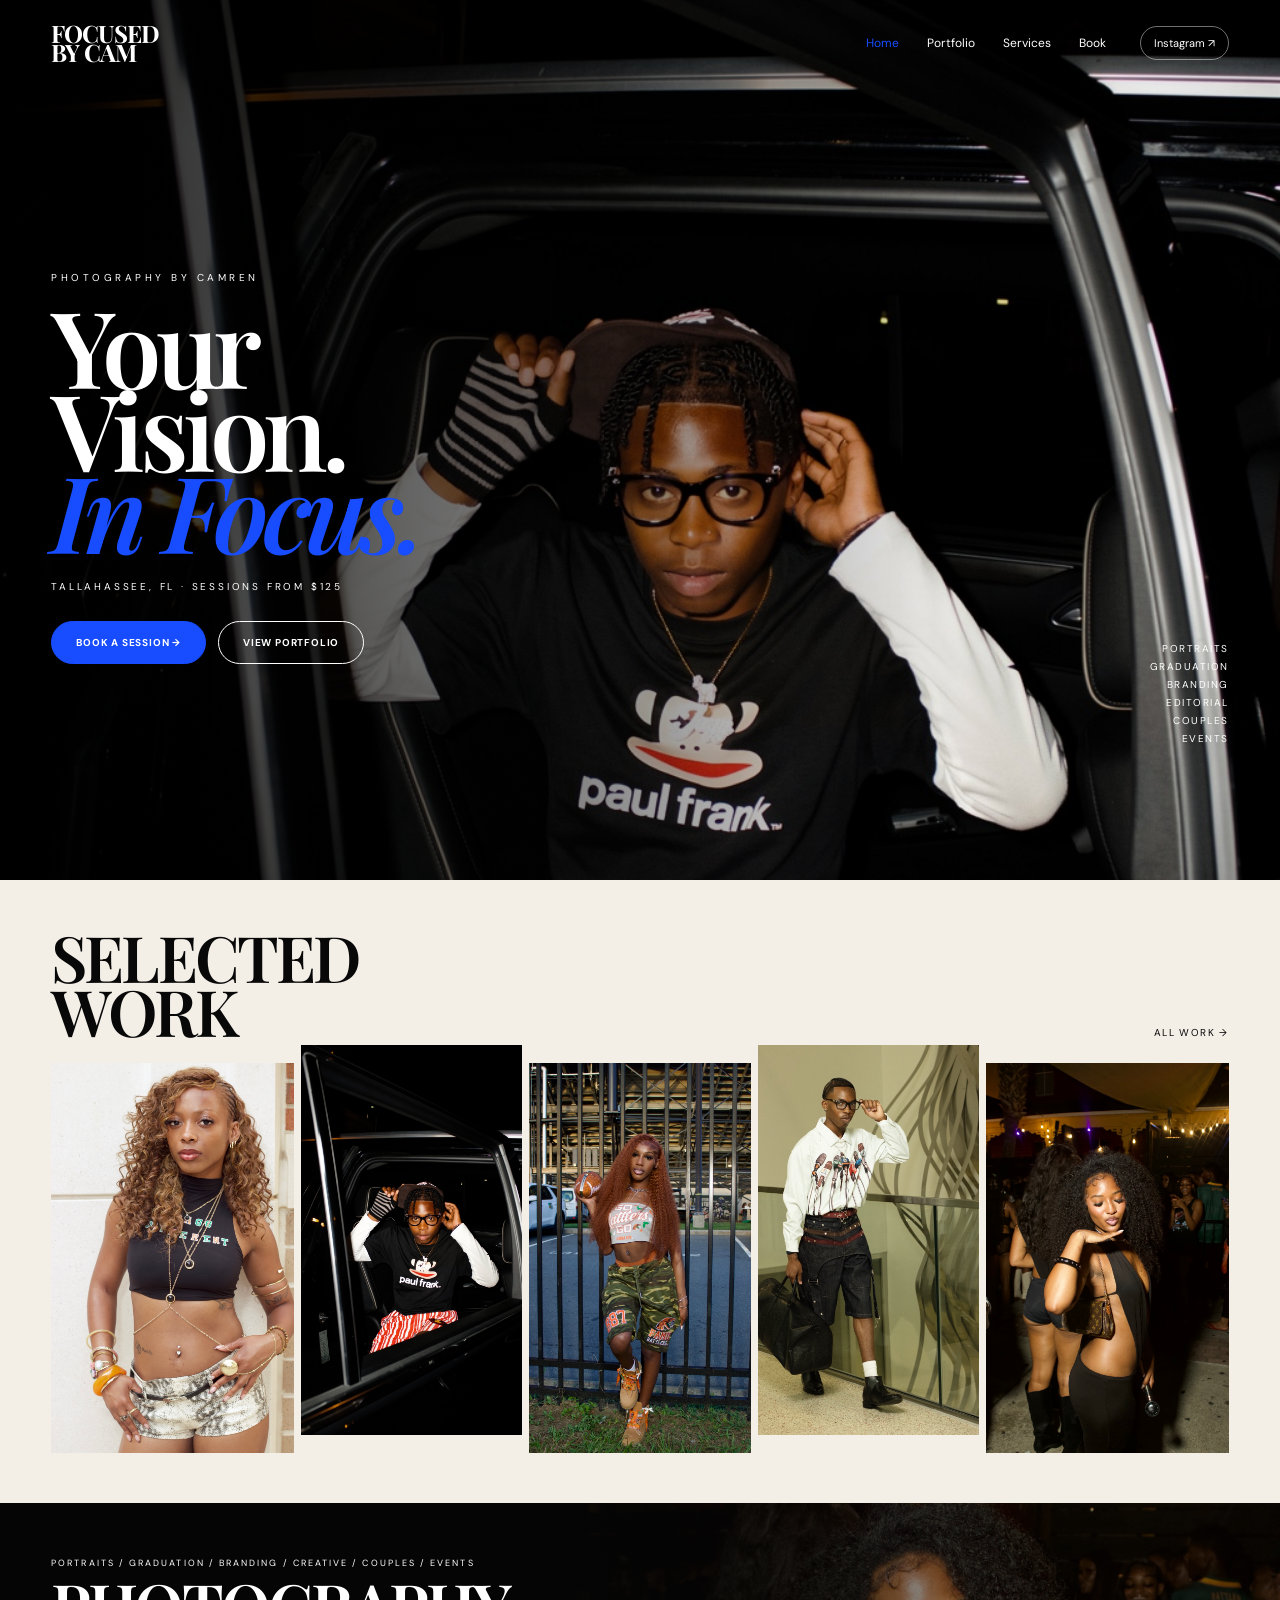
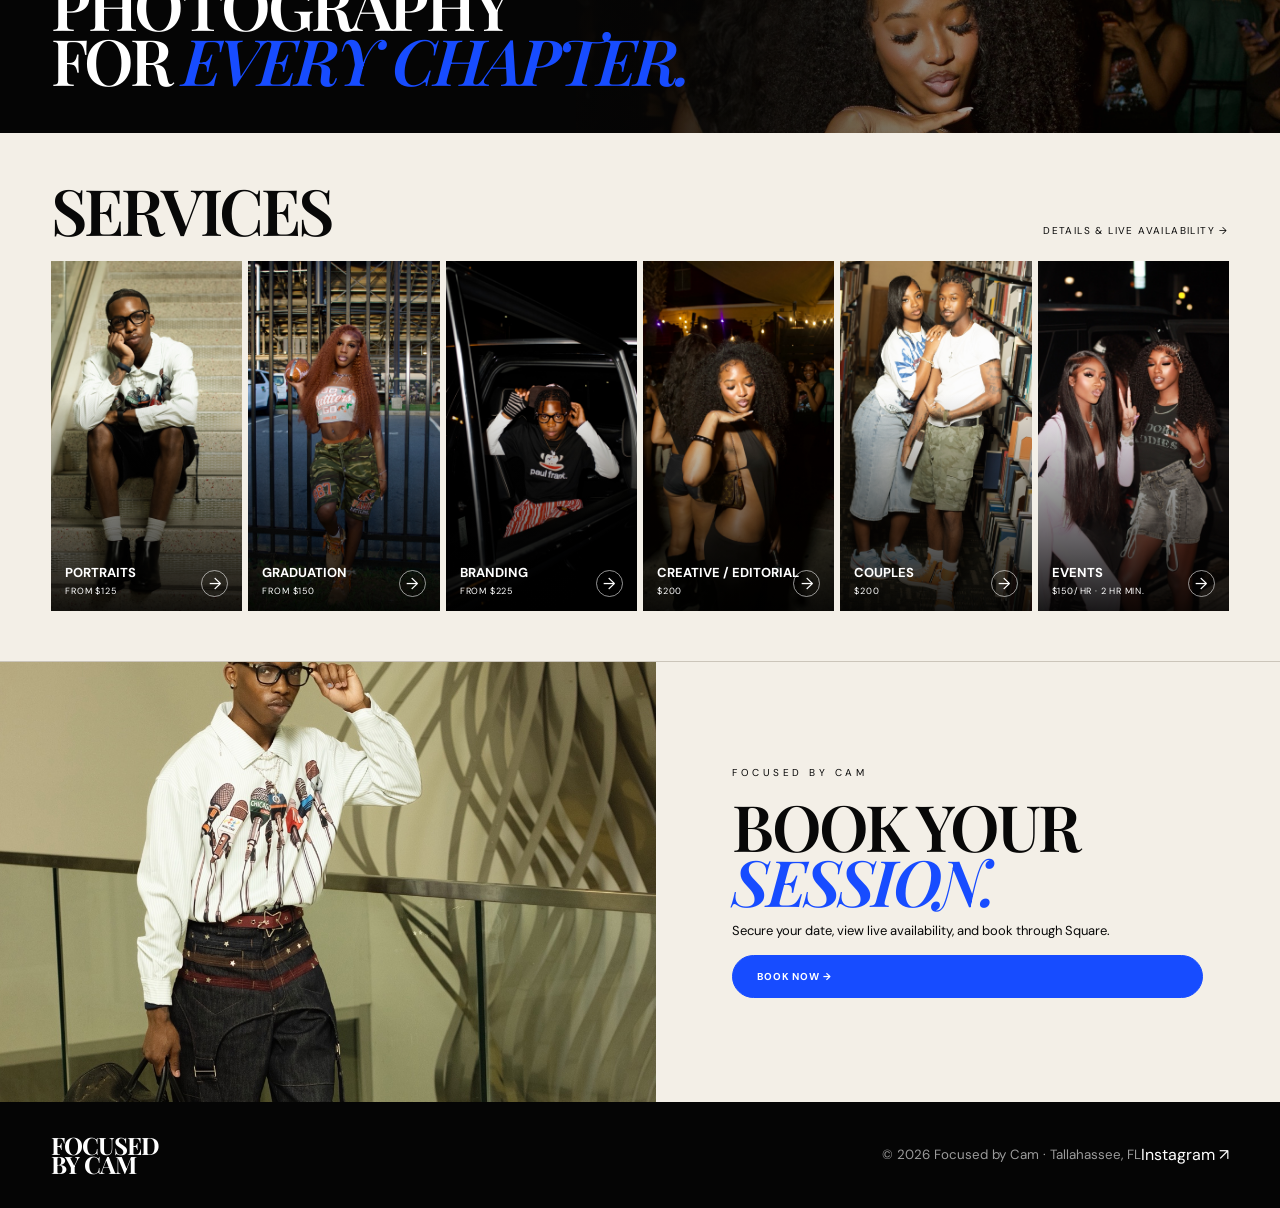
<file: index.html>
<!doctype html>
<html lang="en">
<head>
<meta charset="utf-8">
<meta name="viewport" content="width=device-width,initial-scale=1">
<meta name="description" content="Focused by Cam — portraits, graduation, branding, editorial, couples and event photography in Tallahassee, Florida.">
<title>Focused by Cam | Tallahassee Photographer</title>
<script async src="https://www.googletagmanager.com/gtag/js?id=G-JEJF3GNY1X"></script>
<script>window.dataLayer=window.dataLayer||[];function gtag(){dataLayer.push(arguments)}gtag('js',new Date());gtag('config','G-JEJF3GNY1X');</script>
<link rel="preconnect" href="https://fonts.googleapis.com">
<link rel="preconnect" href="https://fonts.gstatic.com" crossorigin>
<link href="https://fonts.googleapis.com/css2?family=DM+Sans:wght@400;500;600;700&family=Playfair+Display:ital,wght@0,600;0,700;1,600&display=swap" rel="stylesheet">
<style>
:root{--ink:#080808;--cream:#f3efe7;--blue:#174cff;--line:#cbc5ba}*{box-sizing:border-box}html{scroll-behavior:smooth}body{margin:0;background:var(--cream);color:var(--ink);font-family:"DM Sans",sans-serif}a{color:inherit;text-decoration:none}img{display:block;width:100%;height:100%;object-fit:cover}
nav{position:absolute;z-index:5;width:100%;padding:24px 4vw;display:flex;align-items:center;gap:34px;color:#fff}.logo{font:700 24px/.78 "Playfair Display";margin-right:auto;letter-spacing:-1px}.logo span{display:block}.links{display:flex;gap:28px;font-size:12px}.links a:first-child{color:var(--blue)}.social{font-size:11px;border:1px solid #ffffff70;padding:9px 13px;border-radius:99px}
.hero{height:min(880px,100vh);min-height:680px;position:relative;color:#fff;background:#050505;overflow:hidden}.hero-bg{position:absolute;inset:0;background:linear-gradient(90deg,rgba(0,0,0,.91),rgba(0,0,0,.48) 45%,rgba(0,0,0,.06) 75%),url("IMG_4480(2).jpeg") center 35%/cover no-repeat}.hero-inner{position:relative;height:100%;display:flex;align-items:center;padding:100px 4vw 45px}.hero-copy{width:min(670px,60vw)}.eyebrow{font-size:10px;text-transform:uppercase;letter-spacing:.35em;margin-bottom:20px}h1{font:600 clamp(72px,8.3vw,142px)/.78 "Playfair Display";letter-spacing:-.055em;margin:0 0 28px}h1 em{display:block;color:var(--blue)}.meta{font-size:10px;text-transform:uppercase;letter-spacing:.28em}.actions{display:flex;gap:12px;margin-top:28px}.btn{display:inline-flex;padding:14px 24px;border-radius:99px;border:1px solid currentColor;text-transform:uppercase;font-size:10px;font-weight:700;letter-spacing:.08em}.blue{background:var(--blue);border-color:var(--blue);color:#fff}.hero-services{position:absolute;right:4vw;bottom:15%;text-align:right;font-size:10px;text-transform:uppercase;letter-spacing:.15em;line-height:1.8}
.section{padding:50px 4vw}.head{display:flex;justify-content:space-between;align-items:end;margin-bottom:24px}h2{font:600 clamp(45px,5vw,76px)/.85 "Playfair Display";letter-spacing:-.045em;margin:0}.small{font-size:10px;text-transform:uppercase;letter-spacing:.14em}
.gallery{display:grid;grid-template-columns:1.1fr 1fr 1fr 1fr 1.1fr;gap:7px;height:390px}.gallery div{overflow:hidden}.gallery div:nth-child(2),.gallery div:nth-child(4){transform:translateY(-18px)}
.statement{min-height:230px;background:#050505;color:#fff;position:relative;display:flex;align-items:center;padding:38px 4vw;overflow:hidden}.statement:before{content:"";position:absolute;inset:0 0 0 45%;background:url("IMG_9962.jpeg") center 30%/cover;opacity:.65}.statement:after{content:"";position:absolute;inset:0;background:linear-gradient(90deg,#050505 0 42%,transparent 80%)}.statement>div{position:relative;z-index:2}.statement p{font-size:9px;text-transform:uppercase;letter-spacing:.23em}.statement em{color:var(--blue)}
.cards{display:grid;grid-template-columns:repeat(6,1fr);gap:6px}.card{height:350px;position:relative;overflow:hidden;color:#fff;background:#111}.card:after{content:"";position:absolute;inset:0;background:linear-gradient(transparent 38%,rgba(0,0,0,.9))}.card-copy{position:absolute;z-index:2;left:14px;right:14px;bottom:14px}.card h3{font-size:13px;text-transform:uppercase;margin:0 0 4px}.card p{font-size:9px;text-transform:uppercase;letter-spacing:.09em;margin:0}.arrow{position:absolute;right:0;bottom:0;width:27px;height:27px;border:1px solid #ffffff90;border-radius:50%;display:grid;place-items:center}
.book{display:grid;grid-template-columns:1.05fr 1fr;border-top:1px solid var(--line)}.book-photo{min-height:440px;background:url("8DD0E6ED-A5C0-4916-BFD2-F580A428AB6F.jpeg") center 28%/cover}.book-copy{padding:65px 6vw;display:flex;flex-direction:column;justify-content:center}.book-copy h2 em{color:var(--blue)}.book-copy p{font-size:13px;line-height:1.6;max-width:470px}footer{background:#050505;color:#fff;padding:34px 4vw;display:flex;align-items:center;justify-content:space-between}footer small{opacity:.6}
@media(max-width:900px){.links{display:none}.hero-bg{background:linear-gradient(0deg,rgba(0,0,0,.92),rgba(0,0,0,.05) 72%),url("IMG_4480(2).jpeg") 58% center/cover}.hero-inner{align-items:flex-end;padding-bottom:70px}.hero-copy{width:100%}h1{font-size:68px}.hero-services{display:none}.gallery{grid-template-columns:1fr 1fr;height:auto}.gallery div{height:320px}.gallery div:nth-child(n+5){display:none}.gallery div:nth-child(2),.gallery div:nth-child(4){transform:none}.cards{grid-template-columns:1fr 1fr}.card{height:310px}.book{grid-template-columns:1fr}.book-photo{min-height:420px}footer{align-items:flex-start;flex-direction:column;gap:18px}}
@media(max-width:520px){nav{padding:20px 5vw}.social{display:none}.hero{min-height:650px}h1{font-size:58px}.actions{flex-wrap:wrap}.section{padding:42px 5vw}.gallery div{height:260px}.cards{grid-template-columns:1fr 1fr}.card{height:270px}}
</style>
</head>
<body>
<nav><a class="logo" href="#home">FOCUSED<span>BY CAM</span></a><div class="links"><a href="#home">Home</a><a href="portfolio.html">Portfolio</a><a href="#services">Services</a><a href="#book">Book</a></div><a class="social" href="https://www.instagram.com/focusedbycam/" target="_blank">Instagram ↗</a></nav>
<main>
<section class="hero" id="home"><div class="hero-bg"></div><div class="hero-inner"><div class="hero-copy"><div class="eyebrow">Photography by Camren</div><h1>Your<br>Vision.<em>In Focus.</em></h1><div class="meta">Tallahassee, FL · Sessions from $125</div><div class="actions"><a class="btn blue" href="https://book.squareup.com/appointments/8svbsbzt2lox14/location/LZG7V12MR849J/services">Book a Session →</a><a class="btn" href="portfolio.html">View Portfolio</a></div></div><div class="hero-services">Portraits<br>Graduation<br>Branding<br>Editorial<br>Couples<br>Events</div></div></section>
<section class="section"><div class="head"><h2>SELECTED<br>WORK</h2><a class="small" href="portfolio.html">All work →</a></div><div class="gallery"><div><img src="IMG_4623.jpeg" alt="Portrait photography"></div><div><img src="IMG_4480(2).jpeg" alt="Editorial photography"></div><div><img src="IMG_4898.jpeg" alt="Game day photography"></div><div><img src="8DD0E6ED-A5C0-4916-BFD2-F580A428AB6F.jpeg" alt="Fashion photography"></div><div><img src="IMG_9962.jpeg" alt="Nightlife photography"></div></div></section>
<section class="statement"><div><p>Portraits / Graduation / Branding / Creative / Couples / Events</p><h2>PHOTOGRAPHY<br>FOR <em>EVERY CHAPTER.</em></h2></div></section>
<section class="section" id="services"><div class="head"><h2>SERVICES</h2><a class="small" href="https://book.squareup.com/appointments/8svbsbzt2lox14/location/LZG7V12MR849J/services">Details & live availability →</a></div><div class="cards">
<a class="card" href="https://book.squareup.com/appointments/8svbsbzt2lox14/location/LZG7V12MR849J/services"><img src="IMG_3982.jpeg" alt=""><div class="card-copy"><h3>Portraits</h3><p>From $125</p><span class="arrow">→</span></div></a>
<a class="card" href="https://book.squareup.com/appointments/8svbsbzt2lox14/location/LZG7V12MR849J/services"><img src="IMG_4898.jpeg" alt=""><div class="card-copy"><h3>Graduation</h3><p>From $150</p><span class="arrow">→</span></div></a>
<a class="card" href="https://book.squareup.com/appointments/8svbsbzt2lox14/location/LZG7V12MR849J/services"><img src="IMG_4480(2).jpeg" alt=""><div class="card-copy"><h3>Branding</h3><p>From $225</p><span class="arrow">→</span></div></a>
<a class="card" href="https://book.squareup.com/appointments/8svbsbzt2lox14/location/LZG7V12MR849J/services"><img src="IMG_9962.jpeg" alt=""><div class="card-copy"><h3>Creative / Editorial</h3><p>$200</p><span class="arrow">→</span></div></a>
<a class="card" href="https://book.squareup.com/appointments/8svbsbzt2lox14/location/LZG7V12MR849J/services"><img src="IMG_3791.jpeg" alt=""><div class="card-copy"><h3>Couples</h3><p>$200</p><span class="arrow">→</span></div></a>
<a class="card" href="https://book.squareup.com/appointments/8svbsbzt2lox14/location/LZG7V12MR849J/services"><img src="IMG_2844.jpeg" alt=""><div class="card-copy"><h3>Events</h3><p>$150/hr · 2 hr min.</p><span class="arrow">→</span></div></a>
</div></section>
<section class="book" id="book"><div class="book-photo"></div><div class="book-copy"><div class="eyebrow">Focused by Cam</div><h2>BOOK YOUR<br><em>SESSION.</em></h2><p>Secure your date, view live availability, and book through Square.</p><a class="btn blue" href="https://book.squareup.com/appointments/8svbsbzt2lox14/location/LZG7V12MR849J/services">Book Now →</a></div></section>
</main>
<footer><div class="logo">FOCUSED<span>BY CAM</span></div><small>© 2026 Focused by Cam · Tallahassee, FL</small><a href="https://www.instagram.com/focusedbycam/" target="_blank">Instagram ↗</a></footer>
</body></html>
</file>
